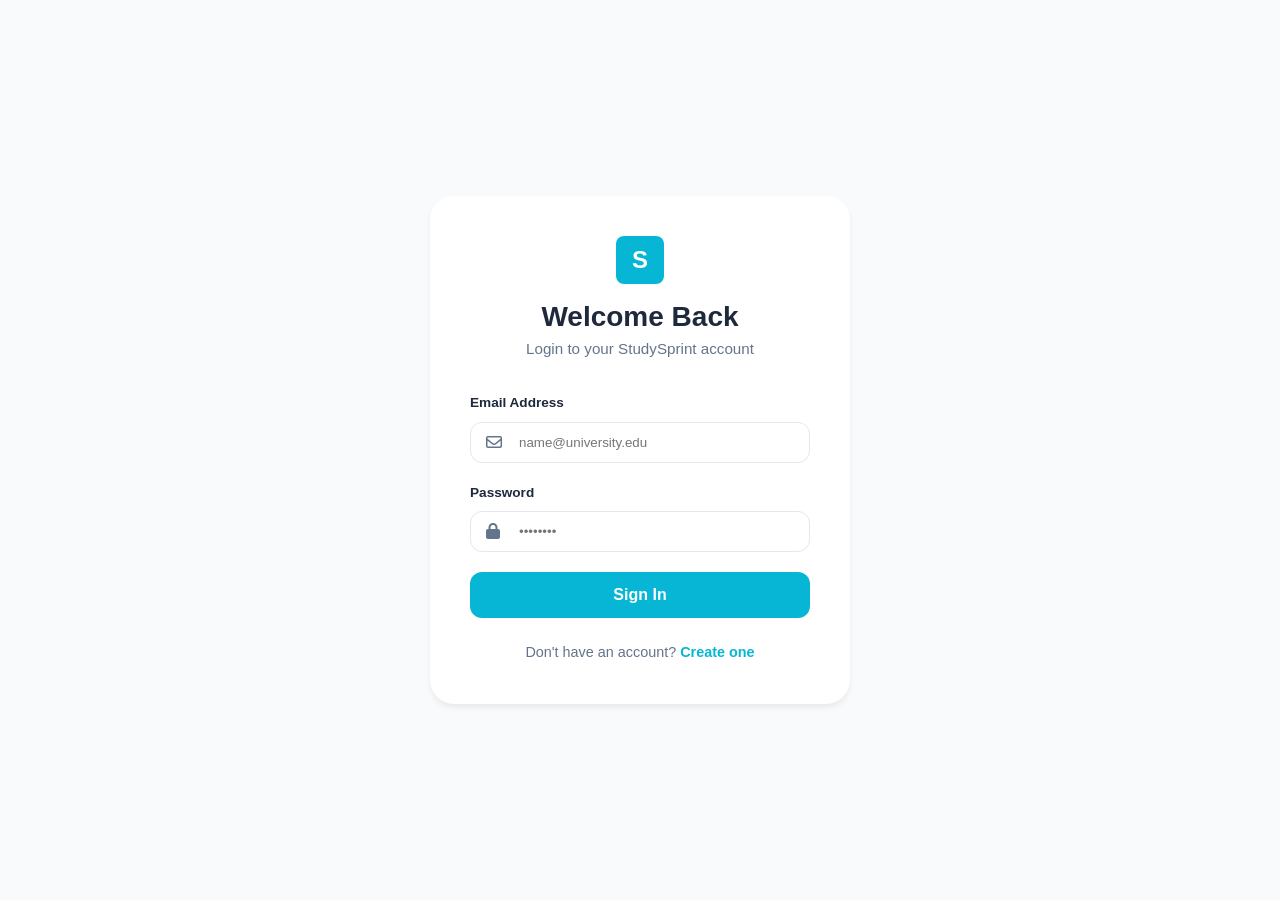
<file: Frontend/index.html>
<!DOCTYPE html>
<html lang="en">
<head>
    <meta charset="UTF-8">
    <meta name="viewport" content="width=device-width, initial-scale=1.0">
    <title>StudySprint - Dashboard</title>
    <link rel="stylesheet" href="css/main.css">
    <link rel="stylesheet" href="https://cdnjs.cloudflare.com/ajax/libs/font-awesome/6.5.0/css/all.min.css">
    <link href="https://fonts.googleapis.com/css2?family=Inter:wght@400;500;600;700;800&display=swap" rel="stylesheet">
</head>
<body>
<div class="container">
    <div id="sidebar-placeholder"></div>
    <main class="main">
        <div id="header-placeholder"></div>
        <section class="page active">
            <div class="page-header">
                <h1>Welcome back! 👋</h1>
                <p>Ready to crush your goals today?</p>
            </div>
            <div class="stats-grid">
                <div class="stat-card">
                    <div class="stat-icon icon-blue"><i class="fa-regular fa-clock"></i></div>
                    <div class="stat-content">
                        <h3 id="stat-focus-hours">0</h3>
                        <p>Focus Hours Today</p>
                    </div>
                </div>
                <div class="stat-card">
                    <div class="stat-icon icon-green"><i class="fa-regular fa-circle-check"></i></div>
                    <div class="stat-content">
                        <h3 id="stat-tasks-completed">0</h3>
                        <p>Tasks Completed</p>
                    </div>
                </div>
                <div class="stat-card">
                    <div class="stat-icon icon-orange"><i class="fa-solid fa-bolt"></i></div>
                    <div class="stat-content">
                        <h3 id="stat-streak">0 days</h3>
                        <p>Current Streak</p>
                    </div>
                </div>
                <div class="stat-card">
                    <div class="stat-icon icon-purple"><i class="fa-solid fa-chart-line"></i></div>
                    <div class="stat-content">
                        <h3 id="stat-progress">0%</h3>
                        <p>Weekly Progress</p>
                    </div>
                </div>
            </div>
            <div class="dashboard-row">
                <div class="focus-today-card" id="focus-of-the-day-card">
                    <div class="card-header"><i class="fa-solid fa-bolt"></i> Focus of the Day</div>
                    <div class="focus-content" id="focus-task-container">
                        <p>No active tasks. Start by adding one!</p>
                    </div>
                </div>
                <div class="upcoming-card">
                    <div class="card-header"><i class="fa-regular fa-calendar-check"></i> Task List Overview</div>
                    <ul class="deadline-list" id="deadline-list">
                    </ul>
                </div>
            </div>
        </section>
    </main>
</div>
<script src="js/loader.js"></script>
<script src="js/api.js"></script>
</body>
</html>
</file>
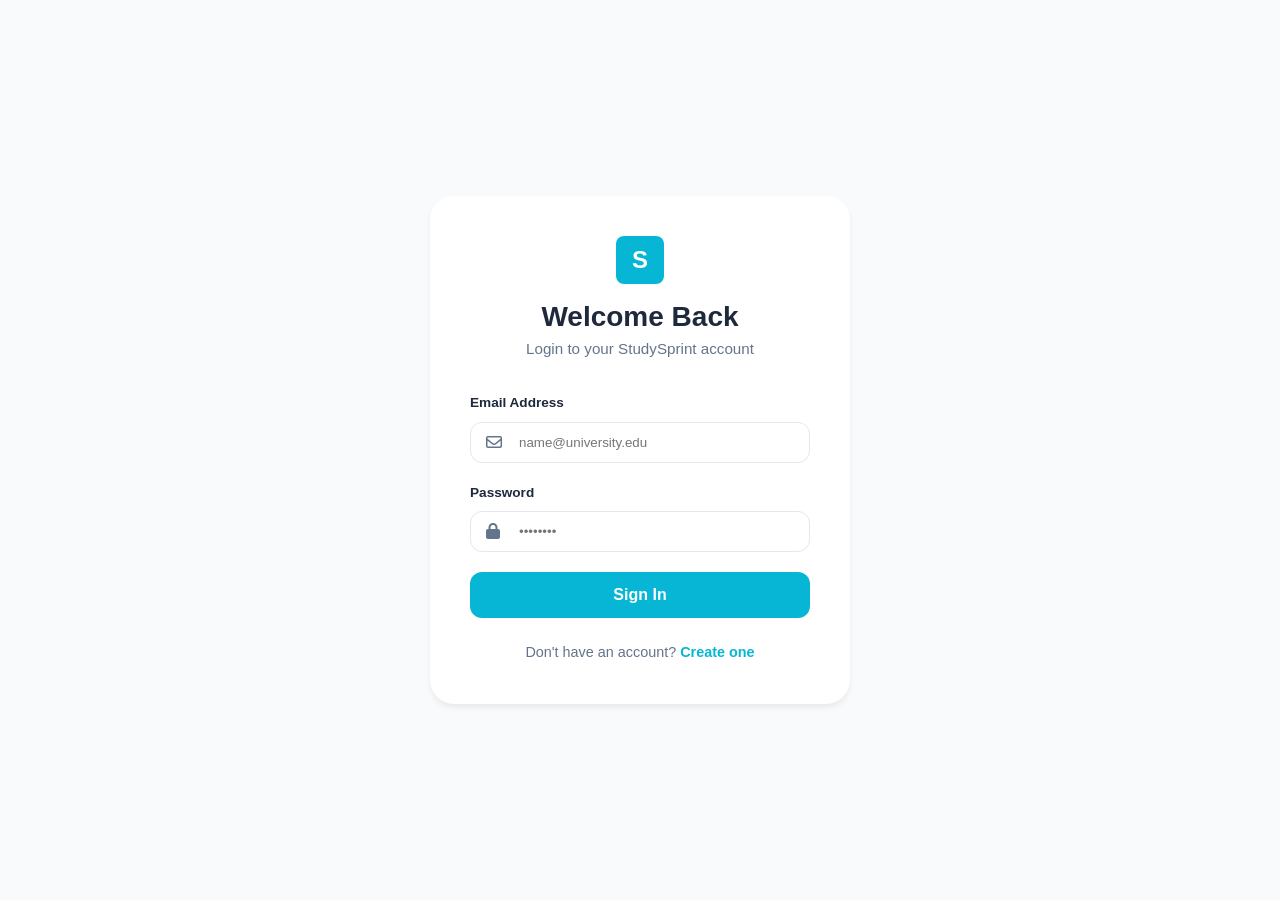
<file: Frontend/login.html>
<!DOCTYPE html>
<html lang="en">
<head>
    <meta charset="UTF-8">
    <meta name="viewport" content="width=device-width, initial-scale=1.0">
    <title>StudySprint - Login</title>
    <link rel="stylesheet" href="css/main.css">
    <link rel="stylesheet" href="https://cdnjs.cloudflare.com/ajax/libs/font-awesome/6.5.0/css/all.min.css">
    <style>
        .auth-body { display: flex; align-items: center; justify-content: center; min-height: 100vh; background-color: var(--bg-main); padding: 20px; }
        .auth-card { background: var(--bg-card); padding: 40px; border-radius: 24px; box-shadow: var(--shadow-md); width: 100%; max-width: 420px; }
        .auth-header { text-align: center; margin-bottom: 32px; }
        .auth-header .logo-icon { margin: 0 auto 12px; width: 48px; height: 48px; font-size: 1.5rem; }
        .auth-header h2 { color: var(--text-main); font-weight: 800; font-size: 1.75rem; }
        .auth-header p { color: var(--text-muted); font-size: 0.95rem; }
        .input-group { margin-bottom: 20px; }
        .input-group label { display: block; margin-bottom: 8px; font-weight: 600; font-size: 0.85rem; color: var(--text-main); }
        .input-wrapper { position: relative; }
        .input-wrapper i { position: absolute; left: 16px; top: 50%; transform: translateY(-50%); color: var(--text-muted); }
        .input-wrapper input { width: 100%; padding: 12px 16px 12px 48px; border: 1px solid var(--border); border-radius: 12px; outline: none; transition: 0.2s; }
        .btn-primary { width: 100%; padding: 14px; background: var(--primary); color: white; border: none; border-radius: 12px; font-weight: 700; cursor: pointer; transition: 0.2s; font-size: 1rem; }
        .auth-footer { text-align: center; margin-top: 24px; font-size: 0.9rem; color: var(--text-muted); }
        .auth-footer a { color: var(--primary); text-decoration: none; font-weight: 700; }
    </style>
</head>
<body class="auth-body">
    <div class="auth-card">
        <div class="auth-header">
            <div class="logo-icon">S</div>
            <h2>Welcome Back</h2>
            <p>Login to your StudySprint account</p>
        </div>
        <form id="loginForm">
            <div class="input-group">
                <label>Email Address</label>
                <div class="input-wrapper">
                    <i class="fa-regular fa-envelope"></i>
                    <input type="email" placeholder="name@university.edu" required>
                </div>
            </div>
            <div class="input-group">
                <label>Password</label>
                <div class="input-wrapper">
                    <i class="fa-solid fa-lock"></i>
                    <input type="password" placeholder="••••••••" required>
                </div>
            </div>
            <button type="submit" class="btn-primary">Sign In</button>
        </form>
        <div class="auth-footer">
            Don't have an account? <a href="register.html">Create one</a>
        </div>
    </div>
    <script src="js/api.js"></script>
</body>
</html>
</file>
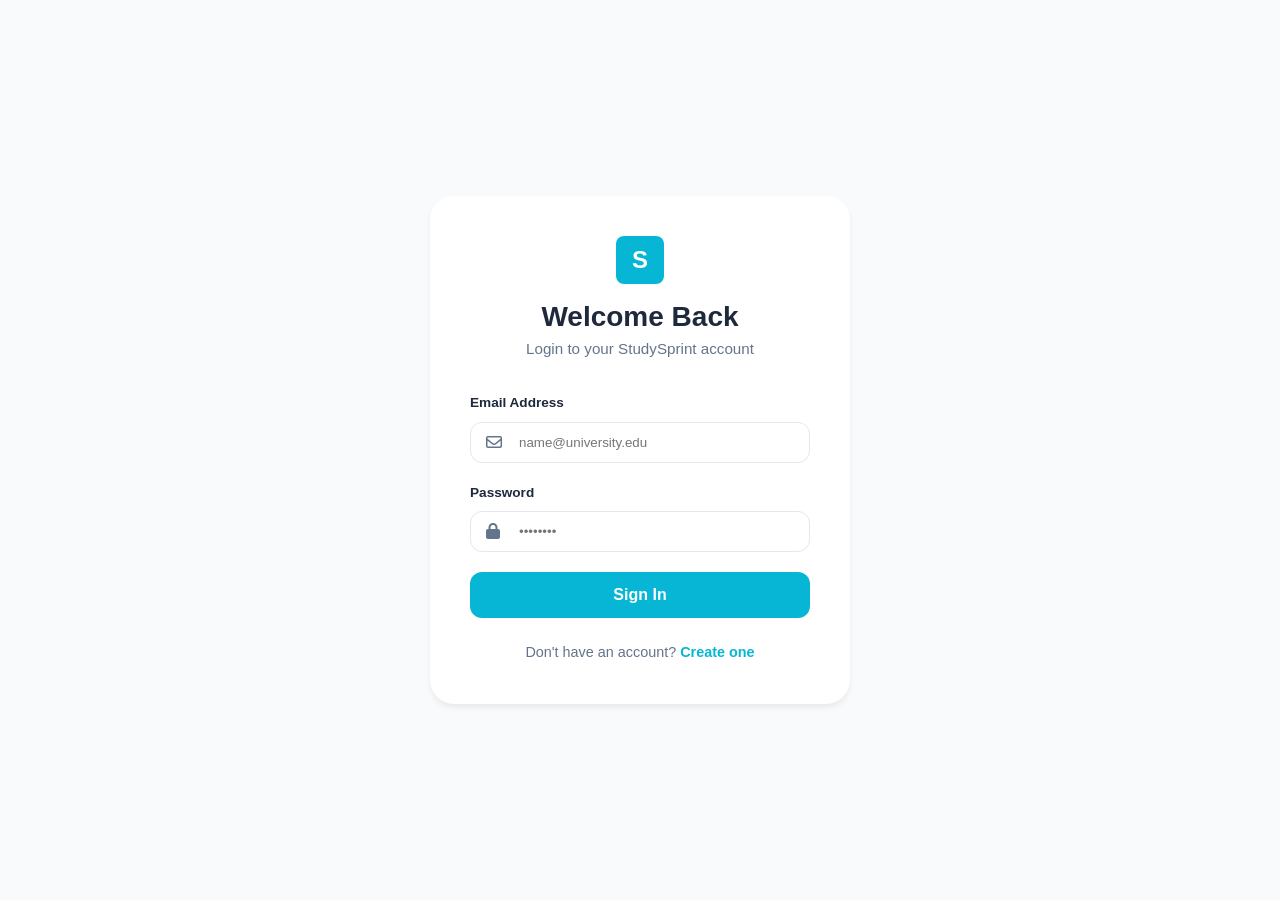
<file: Frontend/profile.html>
<!DOCTYPE html>
<html lang="en">
<head>
    <meta charset="UTF-8">
    <meta name="viewport" content="width=device-width, initial-scale=1.0">
    <title>StudySprint - Profile</title>
    <link rel="stylesheet" href="css/main.css">
    <link rel="stylesheet" href="https://cdnjs.cloudflare.com/ajax/libs/font-awesome/6.5.0/css/all.min.css">
    <style>
        .profile-container { display: grid; grid-template-columns: 1fr 2.2fr; gap: 24px; }
        .profile-card, .profile-details { background: var(--bg-card); padding: 32px; border-radius: 20px; box-shadow: var(--shadow-md); }
        .profile-avatar-large { width: 100px; height: 100px; background: var(--primary); color: white; border-radius: 50%; display: flex; align-items: center; justify-content: center; font-size: 2.5rem; font-weight: 800; margin: 0 auto 20px; }
        .info-row { display: grid; grid-template-columns: 1fr 1fr; gap: 20px; margin-top: 24px; }
        .streak-badge { background: #fff7ed; color: #9a3412; padding: 12px; border-radius: 12px; text-align: center; font-weight: 600; margin-top: 20px; border: 1px solid #ffedd5; }
    </style>
</head>
<body>
<div class="container">
    <div id="sidebar-placeholder"></div>
    <main class="main">
        <div id="header-placeholder"></div>
        <section class="page active">
            <div class="page-header">
                <h1>My Profile</h1>
                <p>Personalize your experience and track achievements</p>
            </div>
            <div class="profile-container">
                <div class="profile-card">
                    <div class="profile-avatar-large">JD</div>
                    <div style="text-align: center;">
                        <h2 id="display-name">John Doe</h2>
                    </div>
                    <div class="streak-badge"><i class="fa-solid fa-fire"></i> <span id="streak-info">Loading stats...</span></div>
                </div>
                <div class="profile-details">
                    <div class="card-header">Account Information</div>
                    <div class="info-row">
                        <div class="settings-item">
                            <label>Full Name</label>
                            <input type="text" id="profile-name" value="John Doe">
                        </div>
                        <div class="settings-item">
                            <label>Email</label>
                            <input type="email" id="profile-email" value="john.doe@university.edu">
                        </div>
                    </div>
                    <button id="update-profile-btn" class="btn-primary" style="margin-top: 24px; width: auto; padding: 12px 30px;">Update Profile</button>
                </div>
            </div>
        </section>
    </main>
</div>
<script src="js/loader.js"></script>
<script src="js/api.js"></script>
</body>
</html>
</file>
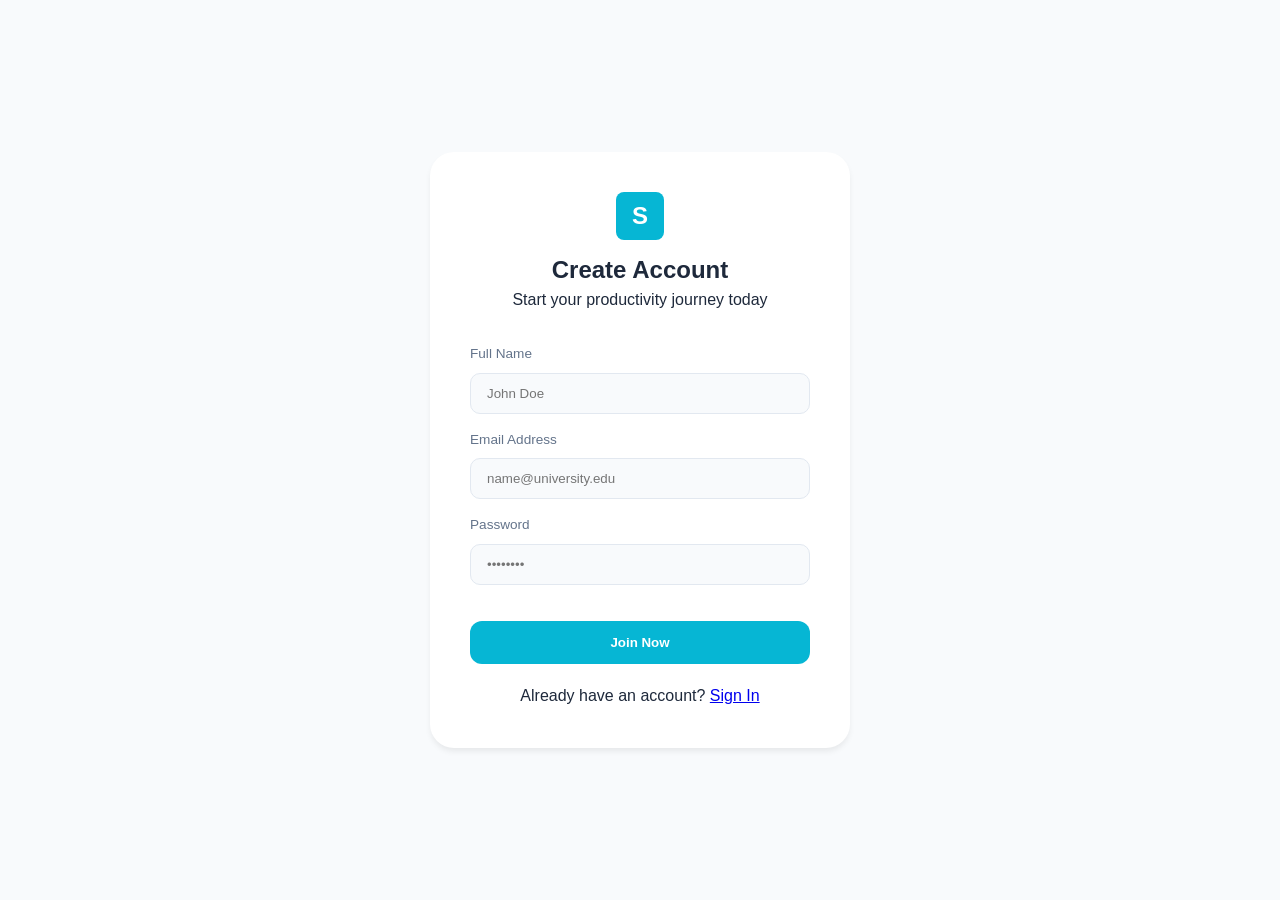
<file: Frontend/register.html>
<!DOCTYPE html>
<html lang="en">
<head>
    <meta charset="UTF-8">
    <meta name="viewport" content="width=device-width, initial-scale=1.0">
    <title>StudySprint - Register</title>
    <link rel="stylesheet" href="css/main.css">
    <link rel="stylesheet" href="https://cdnjs.cloudflare.com/ajax/libs/font-awesome/6.5.0/css/all.min.css">
    <style>
        .auth-body { display: flex; align-items: center; justify-content: center; min-height: 100vh; background-color: var(--bg-main); padding: 20px; }
        .auth-card { background: var(--bg-card); padding: 40px; border-radius: 24px; box-shadow: var(--shadow-md); width: 100%; max-width: 420px; }
        .auth-header { text-align: center; margin-bottom: 32px; }
        .auth-header .logo-icon { margin: 0 auto 12px; width: 48px; height: 48px; font-size: 1.5rem; }
        .btn-primary { width: 100%; padding: 14px; background: var(--primary); color: white; border: none; border-radius: 12px; font-weight: 700; cursor: pointer; }
    </style>
</head>
<body class="auth-body">
    <div class="auth-card">
        <div class="auth-header">
            <div class="logo-icon">S</div>
            <h2>Create Account</h2>
            <p>Start your productivity journey today</p>
        </div>
        <form id="registerForm">
            <div class="settings-item"><label>Full Name</label><input type="text" id="regName" placeholder="John Doe" required></div>
            <div class="settings-item"><label>Email Address</label><input type="email" id="regEmail" placeholder="name@university.edu" required></div>
            <div class="settings-item"><label>Password</label><input type="password" id="regPass" placeholder="••••••••" required></div>
            <button type="submit" class="btn-primary" style="margin-top:20px">Join Now</button>
        </form>
        <div class="auth-footer" style="text-align:center; margin-top:20px">
            Already have an account? <a href="login.html">Sign In</a>
        </div>
    </div>
    <script src="js/api.js"></script>
</body>
</html>
</file>
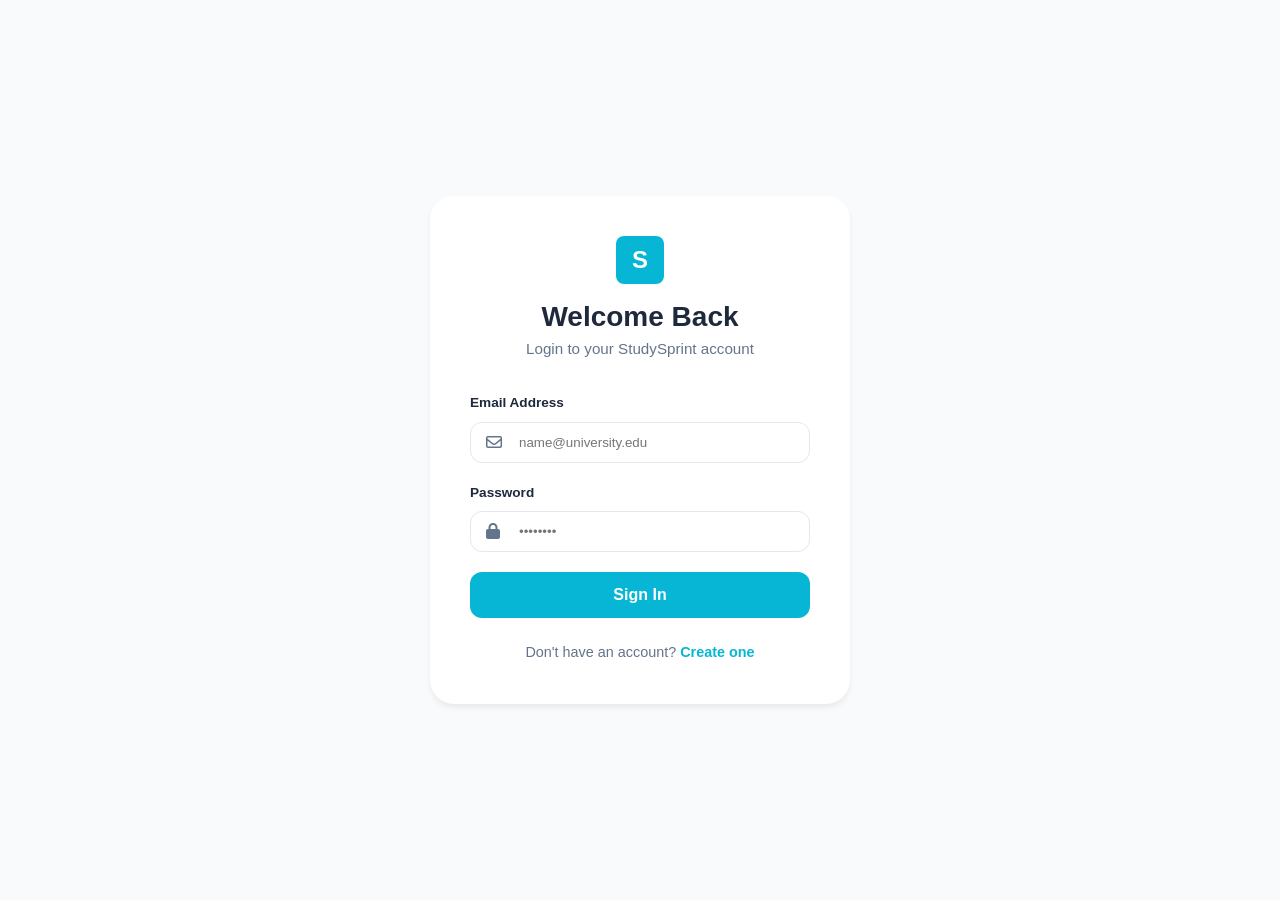
<file: Frontend/settings.html>
<!DOCTYPE html>
<html lang="en">
<head>
    <meta charset="UTF-8">
    <title>StudySprint - Settings</title>
    <link rel="stylesheet" href="css/main.css">
    <link rel="stylesheet" href="https://cdnjs.cloudflare.com/ajax/libs/font-awesome/6.5.0/css/all.min.css">
    <style>
        .settings-grid {
            display: grid;
            grid-template-columns: 1fr 1fr;
            gap: 24px;
            align-items: stretch;
        }
        .settings-group {
            height: auto !important;
            display: flex;
            flex-direction: column;
            background-color: var(--bg-card);
            padding: 28px;
            border-radius: 20px;
            box-shadow: var(--shadow-md);
        }
        #save-settings-btn {
            background-color: #06b6d4;
            color: white;
            margin-top: auto;
            width: 100%;
            padding: 12px;
            border-radius: 12px;
            border: none;
            font-weight: 600;
            cursor: pointer;
            transition: background-color 0.2s;
        }
        #save-settings-btn:hover {
            background-color: #0891b2;
        }
    </style>
</head>
<body>
<div class="container">
    <div id="sidebar-placeholder"></div>
    <main class="main">
        <div id="header-placeholder"></div>
        <section class="page active">
            <div class="page-header"><h1>Settings</h1><p>Customize your experience</p></div>
            <div class="settings-grid">
                <div class="settings-group">
                    <div class="group-header">Profile</div>
                    <div class="settings-item">
                        <label>Full Name</label>
                        <input type="text" id="settings-name">
                    </div>
                    <div class="settings-item">
                        <label>Email Address</label>
                        <input type="email" id="settings-email">
                    </div>
                </div>
                <div class="settings-group">
                    <div class="group-header">Timer Configuration</div>
                    <div class="settings-item">
                        <label>Focus Duration (min)</label>
                        <input type="number" id="focusTime">
                    </div>
                    <div class="settings-item">
                        <label>Break Duration (min)</label>
                        <input type="number" id="breakTime">
                    </div>
                    <button id="save-settings-btn">Save Settings</button>
                </div>
            </div>
        </section>
    </main>
</div>
<script src="js/loader.js"></script>
<script src="js/api.js"></script>
</body>
</html>
</file>
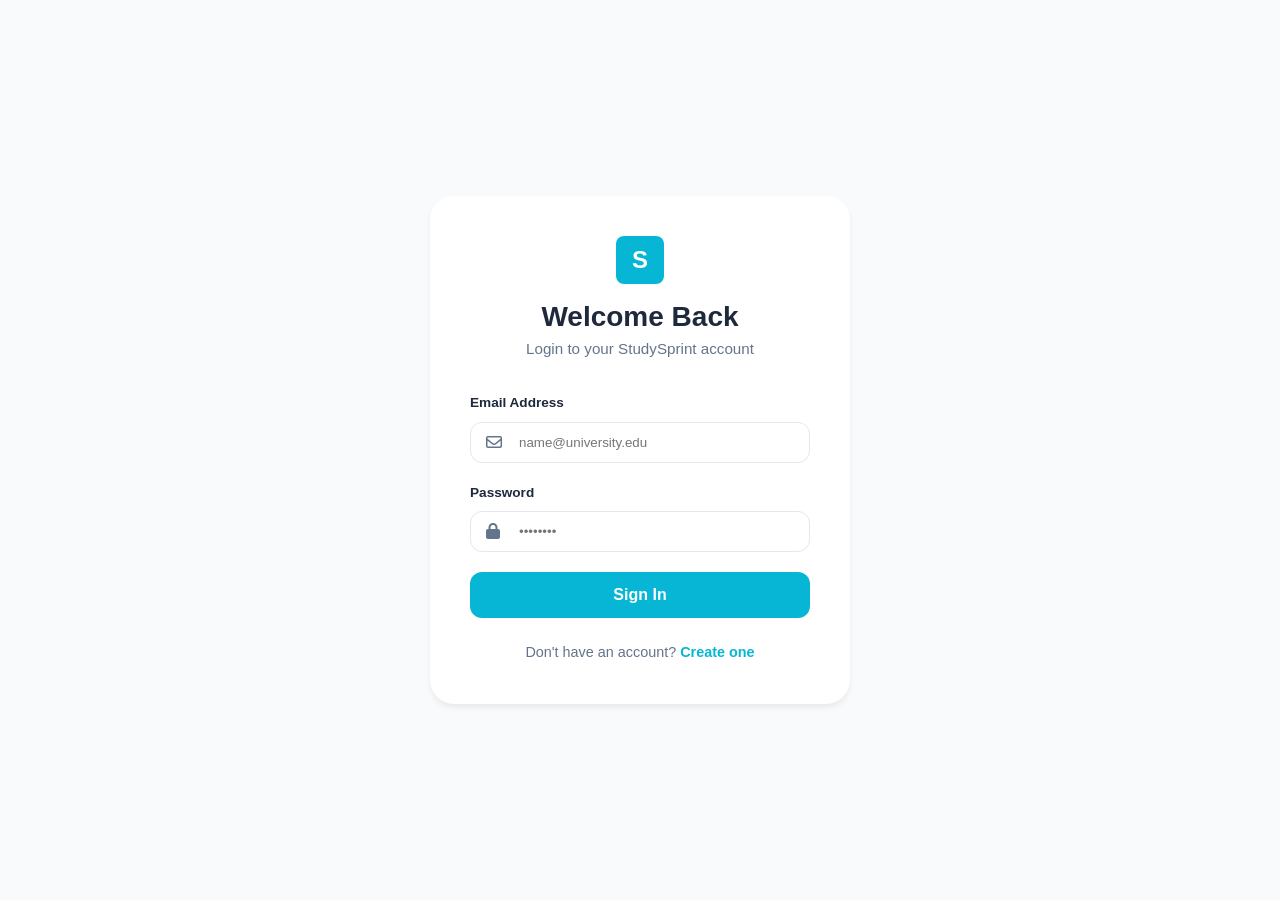
<file: Frontend/tasks.html>
<!DOCTYPE html>
<html lang="en">
<head>
    <meta charset="UTF-8">
    <title>StudySprint - Tasks</title>
    <link rel="stylesheet" href="css/main.css">
    <link rel="stylesheet" href="https://cdnjs.cloudflare.com/ajax/libs/font-awesome/6.5.0/css/all.min.css">
</head>
<body>
<div class="container">
    <div id="sidebar-placeholder"></div>
    <main class="main">
        <div id="header-placeholder"></div>
        <section class="page active">
            <div class="page-header">
                <h1>Tasks & Focus Session</h1>
                <p>Stay productive with the Pomodoro technique</p>
            </div>
            <div class="task-focus-container">
                <div class="pomodoro-card">
                    <div class="modes">
                        <button id="focusBtn" onclick="setMode('focus')" class="active">Focus</button>
                        <button id="breakBtn" onclick="setMode('break')">Break</button>
                    </div>
                    <div class="timer-circle">
                        <div class="timer-time" id="time">25:00</div>
                        <p class="timer-label" id="modeText">FOCUS TIME</p>
                    </div>
                    <div class="timer-controls">
                        <button class="btn-start" onclick="startTimer()"><i class="fa-solid fa-play"></i></button>
                        <button class="btn-reset" onclick="resetTimer()"><i class="fa-solid fa-rotate-right"></i></button>
                    </div>
                </div>
                <div class="task-list-card">
                    <div class="card-header">Your Tasks</div>
                    <div class="add-task">
                        <input type="text" id="taskInput" placeholder="Add a new task..." onkeypress="if(event.key === 'Enter') addTask()">
                        <button onclick="addTask()"><i class="fa-solid fa-plus"></i></button>
                    </div>
                    <ul class="task-items" id="taskList"></ul>
                </div>
            </div>
        </section>
    </main>
</div>
<script src="js/loader.js"></script>
<script src="js/timer.js"></script>
<script src="js/api.js"></script>
<script>window.onload = () => setMode('focus');</script>
</body>
</html>
</file>
<file: Frontend/css/main.css>
/* ==========================================================================
   1. VARIABLES
   ========================================================================== */
:root {
    --primary: #06b6d4;
    --primary-dark: #0891b2;
    --secondary: #f97316;
    --bg-main: #f8fafc;
    --bg-card: #ffffff;
    --border: #e2e8f0;
    --text-main: #1e293b;
    --text-muted: #64748b;
    --text-white: #ffffff;
    --sidebar-w: 260px;
    --shadow-md: 0 4px 6px -1px rgb(0 0 0 / 0.08);
    --high: #fee2e2;
    --high-text: #ef4444;
    --medium: #fef3c7;
    --medium-text: #f59e0b;
    --low: #dcfce7;
    --low-text: #10b981;
}

/* ==========================================================================
   2. GLOBAL RESETS & LAYOUT FIX
   ========================================================================== */
* {
    margin: 0;
    padding: 0;
    box-sizing: border-box;
    font-family: 'Inter', -apple-system, sans-serif;
}

body {
    background-color: var(--bg-main);
    color: var(--text-main);
    line-height: 1.5;
}

.container {
    display: flex; /* Restored Flex layout for stability */
    width: 100%;
}

/* ==========================================================================
   3. SIDEBAR
   ========================================================================== */
.sidebar {
    width: var(--sidebar-w);
    background-color: var(--bg-card);
    height: 100vh;
    position: fixed;
    left: 0;
    top: 0;
    border-right: 1px solid var(--border);
    padding: 24px;
    display: flex;
    flex-direction: column;
    z-index: 100;
}

.sidebar-header {
    display: flex;
    align-items: center;
    gap: 12px;
    margin-bottom: 40px;
}

.logo-icon {
    background-color: var(--primary);
    color: var(--text-white);
    width: 32px;
    height: 32px;
    border-radius: 8px;
    display: flex;
    align-items: center;
    justify-content: center;
    font-weight: 800;
}

.logo-text {
    font-size: 1.25rem;
    color: var(--primary);
    font-weight: 700;
}

.nav-item {
    display: flex;
    align-items: center;
    gap: 12px;
    padding: 12px 16px;
    color: var(--text-muted);
    cursor: pointer;
    border-radius: 12px;
    margin-bottom: 4px;
    font-weight: 500;
    transition: all 0.2s ease;
}

.nav-item:hover {
    background-color: #f1f5f9;
    color: var(--text-main);
}

.nav-item.active {
    background-color: var(--primary);
    color: var(--text-white);
}

.sidebar-footer {
    margin-top: auto;
}

.streak-mini {
    background-color: #fff7ed;
    padding: 16px;
    border-radius: 12px;
    font-size: 0.8rem;
    border: 1px solid #ffedd5;
    color: #9a3412;
}

/* ==========================================================================
   4. MAIN CONTENT AREA
   ========================================================================== */
.main {
    flex: 1;
    margin-left: var(--sidebar-w);
    padding: 32px 48px;
    position: relative;
    z-index: 1;
}

.top-bar {
    display: flex;
    justify-content: space-between;
    align-items: center;
    margin-bottom: 40px;
}

.search-bar {
    background-color: var(--bg-card);
    border: 1px solid var(--border);
    border-radius: 12px;
    padding: 10px 16px;
    display: flex;
    align-items: center;
    gap: 12px;
    width: 350px;
}

.search-bar input {
    border: none;
    outline: none;
    width: 100%;
    font-size: 0.9rem;
    background: transparent;
}

.user-profile {
    display: flex;
    align-items: center;
    gap: 12px;
}

.user-name {
    font-weight: 600;
    font-size: 0.95rem;
}

.user-avatar {
    width: 40px;
    height: 40px;
    background-color: var(--primary);
    color: var(--text-white);
    border-radius: 50%;
    display: flex;
    align-items: center;
    justify-content: center;
    font-weight: 700;
}

/* ==========================================================================
   5. PAGE SYSTEM
   ========================================================================== */
.page {
    display: none;
}

.page.active {
    display: block;
    animation: fadeIn 0.4s ease-out;
}

@keyframes fadeIn {
    from { opacity: 0; transform: translateY(10px); }
    to { opacity: 1; transform: translateY(0); }
}

.page-header {
    margin-bottom: 32px;
}

.page-header h1 {
    font-size: 1.8rem;
    margin-bottom: 4px;
}

.page-header p {
    color: var(--text-muted);
}

.card-header {
    font-weight: 600;
    margin-bottom: 20px;
    display: flex;
    align-items: center;
    gap: 8px;
    font-size: 1.1rem;
}

/* ==========================================================================
   6. DASHBOARD COMPONENTS
   ========================================================================== */
.stats-grid {
    display: grid;
    grid-template-columns: repeat(4, 1fr);
    gap: 20px;
    margin-bottom: 32px;
}

.stat-card {
    background-color: var(--bg-card);
    padding: 24px;
    border-radius: 16px;
    box-shadow: var(--shadow-md);
    display: flex;
    align-items: center;
    gap: 16px;
}

.stat-icon {
    width: 44px;
    height: 44px;
    border-radius: 12px;
    display: flex;
    align-items: center;
    justify-content: center;
    font-size: 1.2rem;
}

.icon-blue { background-color: #e0f2fe; color: #0ea5e9; }
.icon-green { background-color: #dcfce7; color: #10b981; }
.icon-orange { background-color: #ffedd5; color: #f97316; }
.icon-purple { background-color: #f3e8ff; color: #a855f7; }

.dashboard-row {
    display: grid;
    grid-template-columns: 1fr 1.5fr;
    gap: 24px;
}

.focus-today-card {
    background-color: var(--secondary);
    color: var(--text-white);
    padding: 32px;
    border-radius: 20px;
}

.focus-content h4 { font-size: 1.2rem; margin-bottom: 12px; }
.focus-content p { opacity: 0.9; margin-bottom: 20px; }
.focus-meta { display: flex; justify-content: space-between; font-size: 0.85rem; }
.due-tag { background: rgba(255, 255, 255, 0.2); padding: 4px 12px; border-radius: 20px; }

.upcoming-card {
    background-color: var(--bg-card);
    padding: 24px;
    border-radius: 20px;
    box-shadow: var(--shadow-md);
}

.deadline-list {
    list-style: none;
}

.deadline-list li {
    display: flex;
    justify-content: space-between;
    align-items: center;
    padding: 16px;
    border: 1px solid var(--border);
    border-radius: 12px;
    margin-bottom: 12px;
}

.deadline-info .title { display: block; font-weight: 500; margin-bottom: 4px; }
.deadline-info .date { font-size: 0.8rem; color: var(--text-muted); }

/* ==========================================================================
   7. TASKS & POMODORO (TIMER)
   ========================================================================== */
.task-focus-container {
    display: grid;
    grid-template-columns: 1fr 1fr;
    gap: 24px;
}

.pomodoro-card, 
.task-list-card {
    background-color: var(--bg-card);
    padding: 32px;
    border-radius: 24px;
    box-shadow: var(--shadow-md);
}

.modes {
    background-color: #f1f5f9;
    padding: 6px;
    border-radius: 30px;
    display: inline-flex;
    margin-bottom: 30px;
}

.modes button {
    border: none;
    padding: 8px 24px;
    border-radius: 24px;
    cursor: pointer;
    background: transparent;
    font-weight: 600;
    color: var(--text-muted);
}

.modes button.active {
    background-color: var(--primary);
    color: var(--text-white);
}

.timer-circle {
    width: 240px;
    height: 240px;
    border: 12px solid #f1f5f9;
    border-radius: 50%;
    margin: 0 auto 30px;
    display: flex;
    flex-direction: column;
    align-items: center;
    justify-content: center;
}

.timer-time {
    font-size: 4rem;
    font-weight: 800;
}

.timer-label {
    color: var(--text-muted);
    font-size: 0.8rem;
    letter-spacing: 1px;
}

.timer-controls {
    display: flex;
    justify-content: center;
    gap: 15px;
}

.btn-start {
    width: 60px;
    height: 60px;
    background-color: var(--secondary);
    color: var(--text-white);
    border: none;
    border-radius: 50%;
    cursor: pointer;
    font-size: 1.4rem;
    transition: 0.2s;
}

.btn-start:hover { transform: scale(1.05); }

.btn-reset {
    width: 60px;
    height: 60px;
    background-color: #f1f5f9;
    color: var(--text-muted);
    border: none;
    border-radius: 50%;
    cursor: pointer;
    font-size: 1.2rem;
}

/* --- TASKS LIST STYLES --- */
.add-task {
    display: flex;
    gap: 12px;
    margin-bottom: 24px;
}

.add-task input {
    flex: 1;
    padding: 12px 16px;
    border: 1px solid var(--border);
    border-radius: 12px;
    outline: none;
}

.add-task input:focus { border-color: var(--primary); }

.add-task button {
    background-color: var(--primary);
    color: var(--text-white);
    border: none;
    width: 48px;
    border-radius: 12px;
    cursor: pointer;
    font-size: 1.2rem;
}

.task-items {
    list-style: none;
}

.task-items li {
    display: flex;
    justify-content: space-between;
    align-items: center;
    padding: 16px;
    border-bottom: 1px solid var(--border);
    transition: background 0.2s;
}

.task-items li:hover { background-color: #f8fafc; }

.task-main {
    display: flex;
    align-items: center;
    gap: 16px;
}

.task-main input[type="checkbox"] {
    width: 18px;
    height: 18px;
    accent-color: var(--primary);
    cursor: pointer;
}

.delete-task {
    background: none;
    border: none;
    color: #cbd5e1;
    cursor: pointer;
    font-size: 1.2rem;
    padding: 4px;
    transition: color 0.2s;
}

.delete-task:hover { color: var(--high-text); }

/* ==========================================================================
   8. ANALYTICS
   ========================================================================== */
.analytics-header {
    display: flex;
    justify-content: space-between;
    align-items: center;
    margin-bottom: 32px;
}

.date-filter {
    background-color: var(--bg-card);
    padding: 10px 18px;
    border-radius: 12px;
    border: 1px solid var(--border);
    color: var(--text-muted);
    cursor: pointer;
    font-size: 0.9rem;
}

.stats-grid-analytics {
    display: grid;
    grid-template-columns: repeat(4, 1fr);
    gap: 20px;
    margin-bottom: 32px;
}

.stat-card-advanced {
    background-color: var(--bg-card);
    padding: 24px;
    border-radius: 20px;
    box-shadow: var(--shadow-md);
}

.stat-card-header {
    display: flex;
    align-items: center;
    gap: 12px;
    margin-bottom: 12px;
}

.stat-card-icon {
    width: 36px;
    height: 36px;
    border-radius: 8px;
    display: flex;
    align-items: center;
    justify-content: center;
}

.icon-yellow { background-color: #fef9c3; color: #854d0e; }

.stat-card-title { color: var(--text-muted); font-weight: 600; font-size: 0.9rem; }
.stat-card-value { font-size: 1.8rem; font-weight: 800; margin-bottom: 4px; }
.stat-card-subtext { font-size: 0.8rem; color: var(--text-muted); }
.positive { color: #16a34a; font-weight: 600; }

.charts-grid-analytics {
    display: grid;
    grid-template-columns: 1.8fr 1.2fr;
    gap: 24px;
    margin-bottom: 32px;
}

.chart-card {
    background-color: var(--bg-card);
    padding: 24px;
    border-radius: 24px;
    box-shadow: var(--shadow-md);
}

.chart-container-wrapper {
    position: relative;
    height: 300px;
    width: 100%;
}

.bottom-row-analytics {
    display: grid;
    grid-template-columns: 1.8fr 1.2fr;
    gap: 24px;
}

.goal-progress-card {
    background-color: var(--primary);
    color: var(--text-white);
    padding: 24px;
    border-radius: 24px;
}

.progress-bar-bg {
    background-color: rgba(255, 255, 255, 0.2);
    height: 12px;
    border-radius: 10px;
    margin: 16px 0;
}

.progress-bar-fill {
    background-color: var(--text-white);
    height: 100%;
    border-radius: 10px;
}

.goal-label-row, 
.goal-hint {
    display: flex;
    justify-content: space-between;
    font-size: 0.9rem;
}

.focus-distribution-card {
    background-color: var(--bg-card);
    padding: 24px;
    border-radius: 24px;
    box-shadow: var(--shadow-md);
}

.donut-wrapper {
    position: relative;
    height: 200px;
    margin-top: 10px;
}

/* ==========================================================================
   9. SETTINGS
   ========================================================================== */
.settings-grid {
    display: grid;
    grid-template-columns: 1fr 1fr;
    gap: 24px;
}

.settings-group {
    background-color: var(--bg-card);
    padding: 28px;
    border-radius: 20px;
    box-shadow: var(--shadow-md);
    height: fit-content;
}

.group-header {
    font-weight: 700;
    font-size: 1.1rem;
    margin-bottom: 24px;
    color: var(--text-main);
    border-bottom: 1px solid var(--border);
    padding-bottom: 12px;
}

.settings-item {
    margin-bottom: 16px;
}

.settings-item label {
    display: block;
    font-size: 0.85rem;
    color: var(--text-muted);
    margin-bottom: 8px;
}

.settings-item input {
    width: 100%;
    padding: 12px 16px;
    border: 1px solid var(--border);
    border-radius: 10px;
    background-color: #f8fafc;
    outline: none;
    transition: border-color 0.2s;
}

.settings-item input:focus {
    border-color: var(--primary);
    background-color: var(--bg-card);
}

/* ==========================================================================
   10. UTILITIES
   ========================================================================== */
.priority {
    padding: 4px 12px;
    border-radius: 8px;
    font-size: 0.75rem;
    font-weight: 700;
}

.priority.high { background-color: var(--high); color: var(--high-text); }
.priority.medium { background-color: var(--medium); color: var(--medium-text); }
.priority.low { background-color: var(--low); color: var(--low-text); }
</file>
